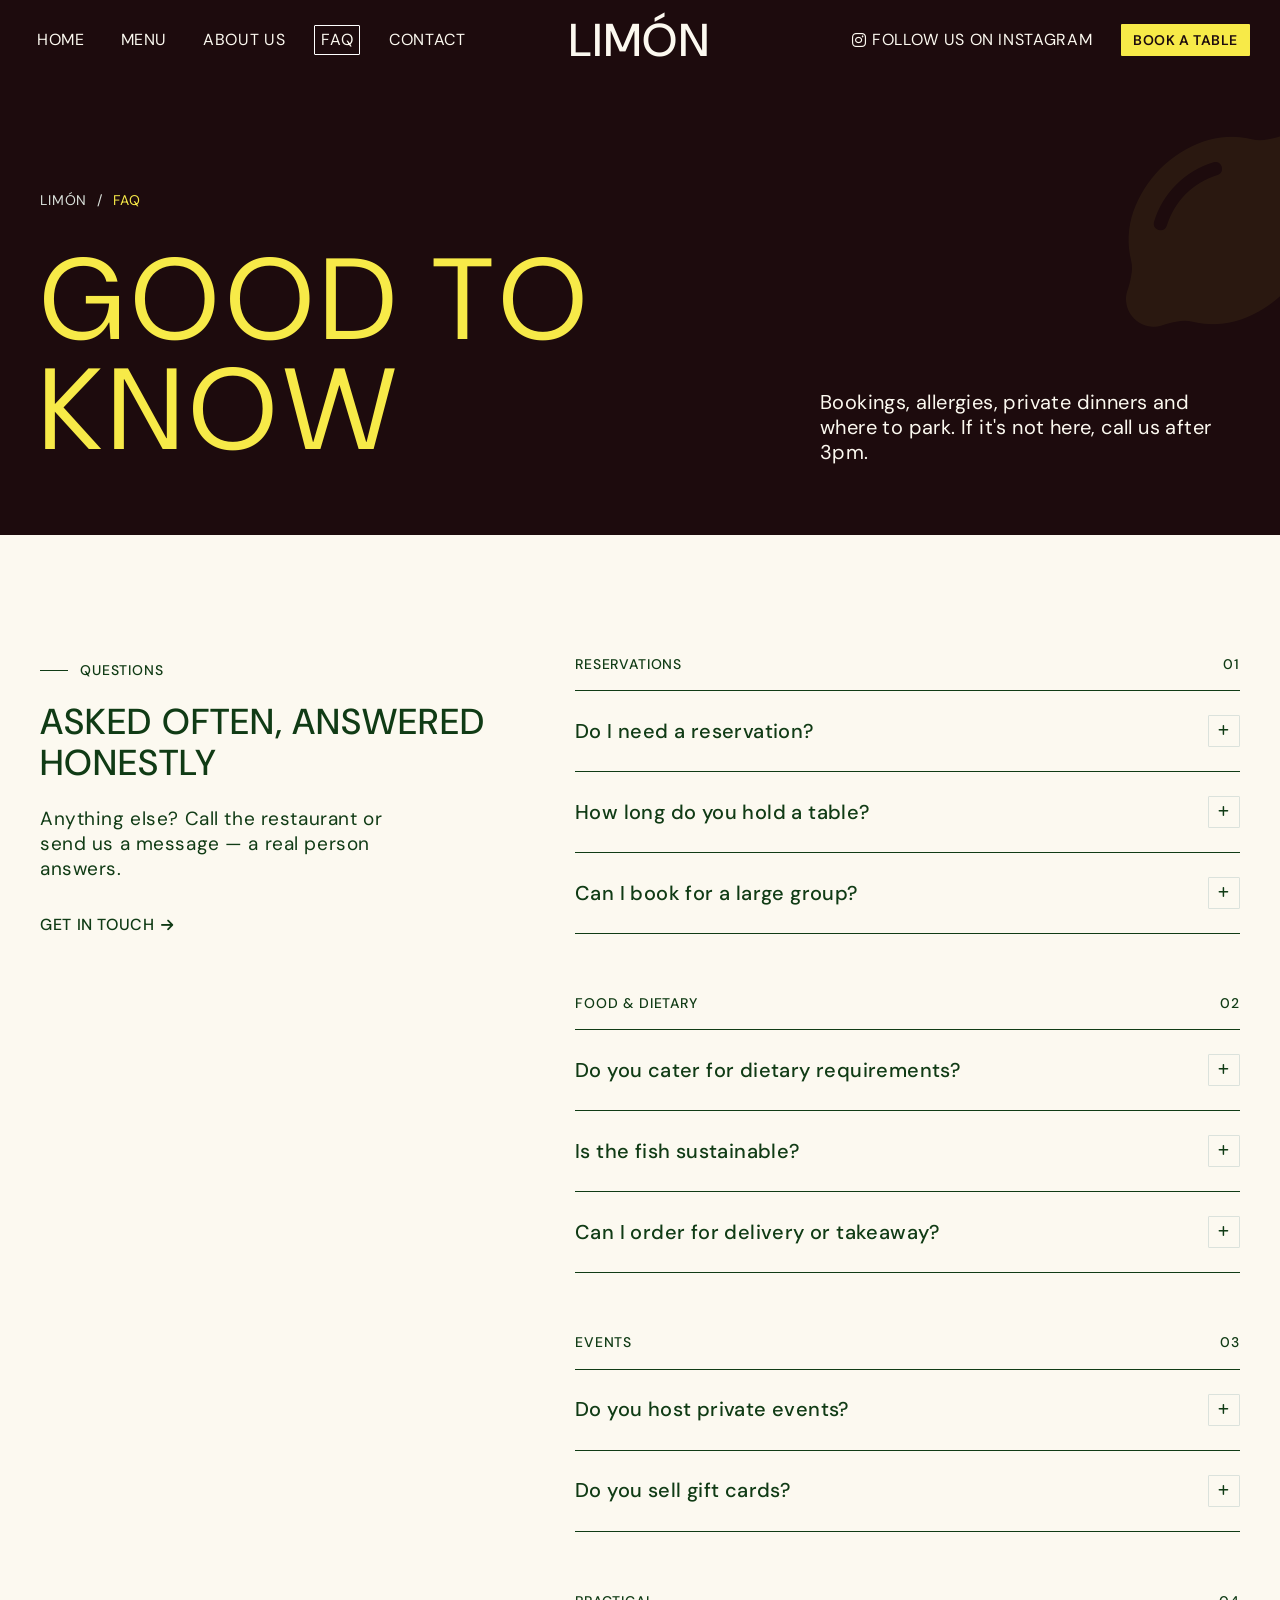
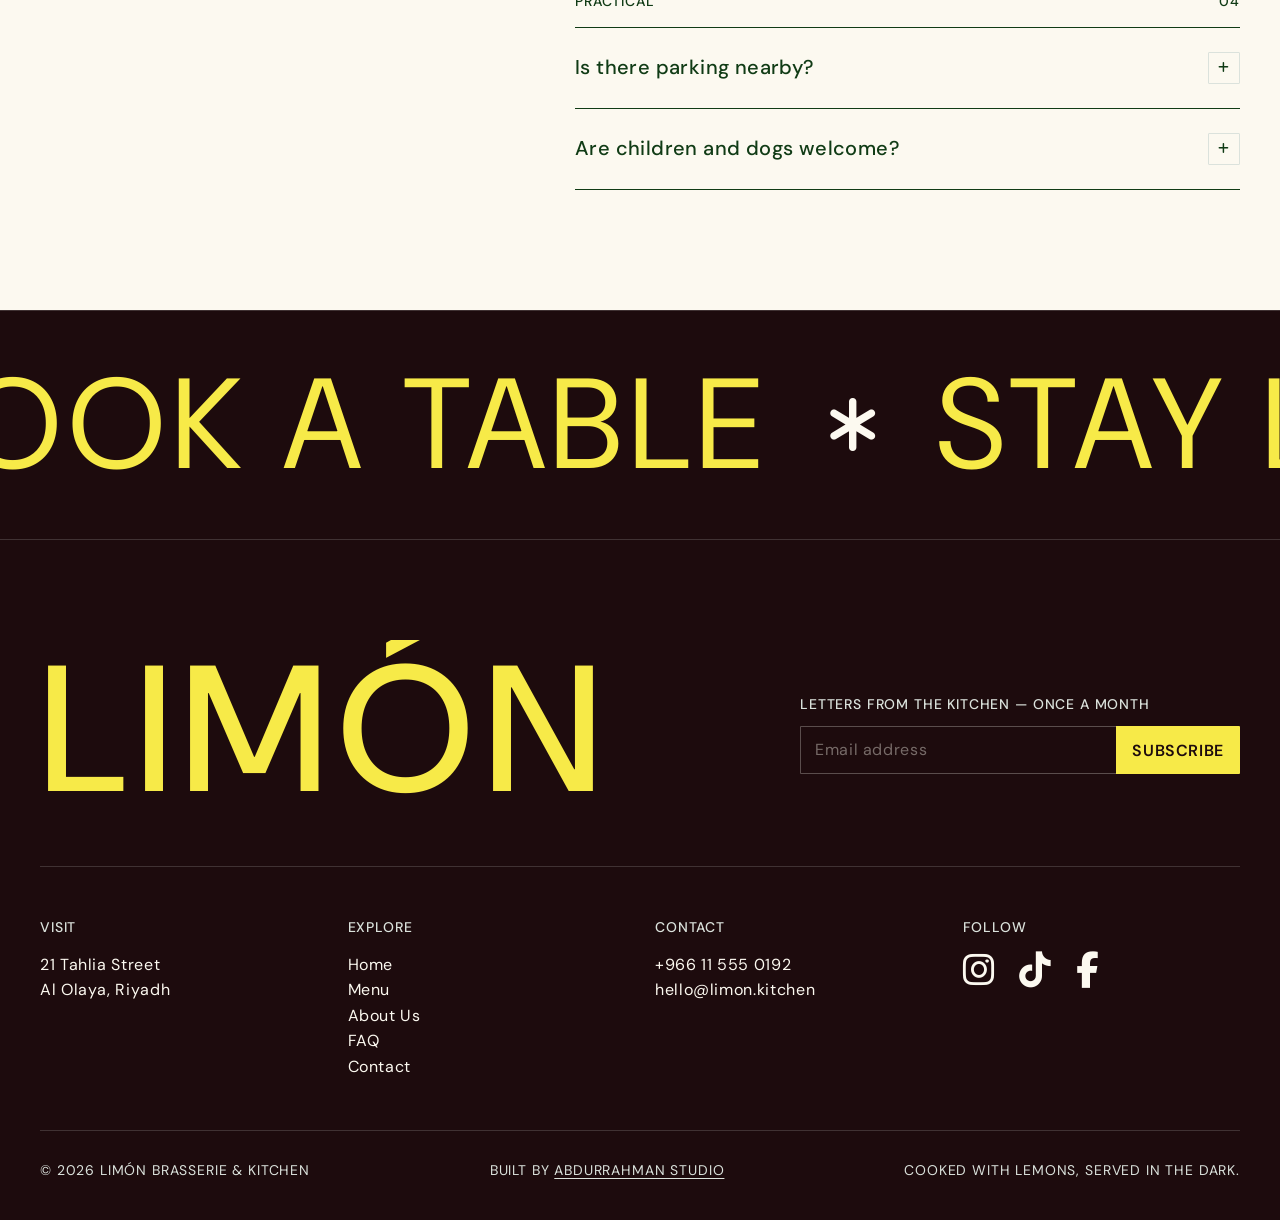
<file: faq.html>
<!DOCTYPE html>
<html lang="en">
<head>
  <meta charset="UTF-8" />
  <meta name="viewport" content="width=device-width, initial-scale=1.0" />
  <title>FAQ — Limón</title>
  <meta name="description" content="Reservations, dietary needs, private events and practical info for visiting Limón." />
  <link rel="icon" href="favicon.ico" sizes="48x48" />
  <link rel="icon" href="favicon.svg" type="image/svg+xml" />
  <link rel="apple-touch-icon" href="apple-touch-icon.png" />
  <meta name="theme-color" content="#1d0b0d" />
  <link rel="preconnect" href="https://fonts.googleapis.com" />
  <link rel="preconnect" href="https://fonts.gstatic.com" crossorigin />
  <link href="https://fonts.googleapis.com/css2?family=DM+Sans:opsz,wght@9..40,300;9..40,400;9..40,500;9..40,600;9..40,700&display=swap" rel="stylesheet" />
  <link rel="stylesheet" href="https://cdnjs.cloudflare.com/ajax/libs/font-awesome/6.5.1/css/all.min.css" />
  <link rel="stylesheet" href="css/style.css?v=3" />
</head>
<body class="page-faq">

  <!-- Page transition curtain -->
  <div class="curtain" aria-hidden="true">
    <div class="curtain__panel curtain__panel--lemon"></div>
    <div class="curtain__panel"><span class="curtain__logo">LIMÓN</span></div>
  </div>

  <!-- ============ TOP NAVIGATION ============ -->
  <header class="nav" id="nav">
    <div class="nav__inner">
      <nav class="nav__group nav__group--left" aria-label="Primary">
        <a href="index.html" class="nav__link">Home</a>
        <a href="menu.html" class="nav__link">Menu</a>
        <a href="about.html" class="nav__link">About Us</a>
        <a href="faq.html" class="nav__link is-active">FAQ</a>
        <a href="contact.html" class="nav__link">Contact</a>
      </nav>

      <a href="index.html" class="nav__logo">LIMÓN</a>

      <div class="nav__group nav__group--right">
        <a href="https://instagram.com" target="_blank" rel="noopener" class="nav__link nav__link--ig">
          <i class="fa-brands fa-instagram"></i> Follow us on Instagram
        </a>
        <a href="contact.html" class="btn btn--lemon btn--sm">Book a table</a>
      </div>

      <button class="nav__toggle" id="navToggle" aria-label="Open menu" aria-expanded="false">
        <span></span><span></span>
      </button>
    </div>
    <div class="nav__progress" aria-hidden="true"></div>

    <!-- Mobile drawer -->
    <div class="drawer" id="drawer" aria-hidden="true">
      <a href="index.html" class="drawer__link">Home <small>01</small></a>
      <a href="menu.html" class="drawer__link">Menu <small>02</small></a>
      <a href="about.html" class="drawer__link">About Us <small>03</small></a>
      <a href="faq.html" class="drawer__link is-active">FAQ <small>04</small></a>
      <a href="contact.html" class="drawer__link">Contact <small>05</small></a>
      <a href="contact.html" class="btn btn--lemon drawer__cta">Book a table</a>
      <a href="https://instagram.com" target="_blank" rel="noopener" class="drawer__ig">
        <i class="fa-brands fa-instagram"></i> Follow us on Instagram
      </a>
    </div>
  </header>

  <main>
    <!-- ============ PAGE HERO ============ -->
    <section class="page-hero">
      <i class="fa-solid fa-lemon page-hero__deco" aria-hidden="true"></i>
      <div class="container">
        <nav class="page-hero__crumb reveal" aria-label="Breadcrumb"><a href="index.html">Limón</a><span>/</span><span>FAQ</span></nav>
        <div class="page-hero__row">
          <h1 class="page-hero__title" data-split="chars" data-delay="200">Good to know</h1>
          <p class="page-hero__sub reveal">Bookings, allergies, private dinners and where to park. If it's not here, call us after 3pm.</p>
        </div>
      </div>
    </section>

    <!-- ============ FAQ ============ -->
    <section class="section section--cream">
      <div class="container faq">
        <div class="faq__head">
          <p class="eyebrow eyebrow--dark reveal">Questions</p>
          <h2 class="heading" data-split="words">Asked often, answered honestly</h2>
          <p class="body reveal">Anything else? Call the restaurant or send us a message — a real person answers.</p>
          <div style="margin-top:32px" class="reveal"><a href="contact.html" class="link-ghost">Get in touch <i class="fa-solid fa-arrow-right"></i></a></div>
        </div>
        <div>
          <div class="faq__group">
            <p class="faq__group-title reveal"><span>Reservations</span><span>01</span></p>
            <div class="faq__list">
              <div class="faq__item reveal"><button class="faq__q" aria-expanded="false"><span>Do I need a reservation?</span><i class="fa-solid fa-plus"></i></button><div class="faq__a"><p>We keep half the room for walk-ins every night. For groups of four or more, or Friday and Saturday evenings, booking ahead is a good idea.</p></div></div>
              <div class="faq__item reveal"><button class="faq__q" aria-expanded="false"><span>How long do you hold a table?</span><i class="fa-solid fa-plus"></i></button><div class="faq__a"><p>We hold tables for 15 minutes. Running late? Give us a call and we'll do our best to keep it for you.</p></div></div>
              <div class="faq__item reveal"><button class="faq__q" aria-expanded="false"><span>Can I book for a large group?</span><i class="fa-solid fa-plus"></i></button><div class="faq__a"><p>Tables of up to 10 can be booked online. For bigger groups we set a sharing menu — send us a note through the contact page.</p></div></div>
            </div>
          </div>
          <div class="faq__group">
            <p class="faq__group-title reveal"><span>Food &amp; dietary</span><span>02</span></p>
            <div class="faq__list">
              <div class="faq__item reveal"><button class="faq__q" aria-expanded="false"><span>Do you cater for dietary requirements?</span><i class="fa-solid fa-plus"></i></button><div class="faq__a"><p>Yes. Most of the menu can be made vegetarian, vegan or gluten-free. Let your server know about any allergies and the kitchen will look after you.</p></div></div>
              <div class="faq__item reveal"><button class="faq__q" aria-expanded="false"><span>Is the fish sustainable?</span><i class="fa-solid fa-plus"></i></button><div class="faq__a"><p>We buy line-caught fish from two local boats and change the menu when they can't bring us what we need.</p></div></div>
              <div class="faq__item reveal"><button class="faq__q" aria-expanded="false"><span>Can I order for delivery or takeaway?</span><i class="fa-solid fa-plus"></i></button><div class="faq__a"><p>Takeaway is available from 17:00 until 23:00. Order at the counter, by phone, or through our delivery partners.</p></div></div>
            </div>
          </div>
          <div class="faq__group">
            <p class="faq__group-title reveal"><span>Events</span><span>03</span></p>
            <div class="faq__list">
              <div class="faq__item reveal"><button class="faq__q" aria-expanded="false"><span>Do you host private events?</span><i class="fa-solid fa-plus"></i></button><div class="faq__a"><p>The whole room can be booked for up to 42 guests, Sunday to Thursday. Send us your date and headcount and we'll build a menu with you.</p></div></div>
              <div class="faq__item reveal"><button class="faq__q" aria-expanded="false"><span>Do you sell gift cards?</span><i class="fa-solid fa-plus"></i></button><div class="faq__a"><p>Yes — in any amount, at the restaurant or by email. They never expire.</p></div></div>
            </div>
          </div>
          <div class="faq__group">
            <p class="faq__group-title reveal"><span>Practical</span><span>04</span></p>
            <div class="faq__list">
              <div class="faq__item reveal"><button class="faq__q" aria-expanded="false"><span>Is there parking nearby?</span><i class="fa-solid fa-plus"></i></button><div class="faq__a"><p>Valet parking is available at the door every evening, and there's a public car park two minutes' walk away.</p></div></div>
              <div class="faq__item reveal"><button class="faq__q" aria-expanded="false"><span>Are children and dogs welcome?</span><i class="fa-solid fa-plus"></i></button><div class="faq__a"><p>Both, before 20:00. We have high chairs, and water bowls for well-behaved dogs on the terrace.</p></div></div>
            </div>
          </div>
        </div>
      </div>
    </section>

    <!-- ============ CTA BAND ============ -->
    <a href="contact.html" class="cta-band" data-marquee="-1" data-speed="1.2" data-cursor="Book">
      <div class="marquee__track">
        <div class="marquee__group">
          <span>Book a table</span><i class="fa-solid fa-asterisk"></i>
          <span>Stay late</span><i class="fa-solid fa-asterisk"></i>
        </div>
      </div>
    </a>

  </main>

  <!-- ============ FOOTER ============ -->
  <footer class="footer">
    <div class="container">
      <div class="footer__top">
        <a href="index.html" class="footer__logo">LIMÓN</a>
        <form class="newsletter reveal" id="newsletter" novalidate>
          <label for="nlEmail" class="caption">Letters from the kitchen — once a month</label>
          <div class="newsletter__row">
            <input type="email" id="nlEmail" placeholder="Email address" required />
            <button type="submit" class="btn btn--lemon">Subscribe</button>
          </div>
          <p class="form__msg" id="nlMsg" role="status" aria-live="polite"></p>
        </form>
      </div>

      <div class="footer__cols">
        <div class="reveal">
          <span class="caption">Visit</span>
          <p>21 Tahlia Street<br />Al Olaya, Riyadh</p>
        </div>
        <div class="reveal">
          <span class="caption">Explore</span>
          <ul>
            <li><a href="index.html">Home</a></li>
            <li><a href="menu.html">Menu</a></li>
            <li><a href="about.html">About Us</a></li>
            <li><a href="faq.html">FAQ</a></li>
            <li><a href="contact.html">Contact</a></li>
          </ul>
        </div>
        <div class="reveal">
          <span class="caption">Contact</span>
          <p><a href="tel:+966115550192">+966 11 555 0192</a><br /><a href="mailto:hello@limon.kitchen">hello@limon.kitchen</a></p>
        </div>
        <div class="reveal">
          <span class="caption">Follow</span>
          <div class="socials">
            <a href="https://instagram.com" target="_blank" rel="noopener" aria-label="Instagram"><i class="fa-brands fa-instagram"></i></a>
            <a href="https://tiktok.com" target="_blank" rel="noopener" aria-label="TikTok"><i class="fa-brands fa-tiktok"></i></a>
            <a href="https://facebook.com" target="_blank" rel="noopener" aria-label="Facebook"><i class="fa-brands fa-facebook-f"></i></a>
          </div>
        </div>
      </div>

      <div class="footer__bottom">
        <span>© <span class="js-year">2026</span> Limón Brasserie &amp; Kitchen</span>
        <span>Built by <a href="https://wahidd.com/" style="color:inherit;text-decoration:underline;text-underline-offset:3px">Abdurrahman Studio</a></span>
        <span>Cooked with lemons, served in the dark.</span>
      </div>
    </div>
  </footer>

  <!-- Back to top -->
  <a href="#" class="to-top" id="toTop" aria-label="Back to top"><i class="fa-solid fa-chevron-up"></i></a>

  <script src="js/main.js?v=3"></script>
</body>
</html>
</file>
<file: css/style.css>
/* ==========================================================
   Limón — moody brasserie under candlelight
   ========================================================== */

:root {
  /* Colors */
  --color-black-olive: #1d0b0d;
  --color-forest-ink: #103b15;
  --color-lemon-zest: #f7ea48;
  --color-warm-cream: #fcf9f0;
  --color-sage-mist: #dbe2dc;
  --color-pure-white: #ffffff;
  --hairline-dark: rgba(219, 226, 220, 0.18);

  /* Type — VenusCom substitute */
  --font-venuscom: 'VenusCom', 'DM Sans', ui-sans-serif, system-ui, -apple-system, BlinkMacSystemFont, "Segoe UI", Roboto, sans-serif;

  /* Type scale */
  --text-caption: 14px;     --leading-caption: 1.45;     --tracking-caption: 0.84px;
  --text-body-sm: 16px;     --leading-body-sm: 1.37;     --tracking-body-sm: 0.64px;
  --text-body: 19px;        --leading-body: 1.3;         --tracking-body: 0.57px;
  --text-body-lg: 20px;     --leading-body-lg: 1.25;     --tracking-body-lg: 0.4px;
  --text-subheading: 26px;  --leading-subheading: 1.2;   --tracking-subheading: 0.52px;
  --text-heading-sm: 30px;  --leading-heading-sm: 1.15;  --tracking-heading-sm: 0.9px;
  --text-heading: 36px;     --leading-heading: 1.15;     --tracking-heading: 1.08px;
  --text-heading-lg: 46px;  --leading-heading-lg: 1.1;   --tracking-heading-lg: 1.84px;
  --text-display: 68px;     --leading-display: 1.01;     --tracking-display: 4.08px;
  --text-display-xl: 75px;  --leading-display-xl: 1;     --tracking-display-xl: 4.5px;

  /* Spacing */
  --spacing-4: 4px;
  --spacing-8: 8px;
  --spacing-12: 12px;
  --spacing-16: 16px;
  --spacing-20: 20px;
  --spacing-120: 120px;

  /* Layout */
  --page-max-width: 1200px;
  --section-gap: 60px;
  --card-padding: 30px;
  --gutter: 30px;
  --nav-h: 80px;

  /* Radius */
  --radius-cards: 0px;
  --radius-sm: 1px;
  --radius-circular: 40px;

  --ease: cubic-bezier(.2, .7, .2, 1);
  --ease-in-out: cubic-bezier(.76, 0, .24, 1);
}

/* ---------- Reset ---------- */
*, *::before, *::after { box-sizing: border-box; margin: 0; padding: 0; }
html { scroll-behavior: smooth; scroll-padding-top: var(--nav-h); -webkit-text-size-adjust: 100%; }
body {
  font-family: var(--font-venuscom);
  font-size: var(--text-body-sm);
  line-height: var(--leading-body-sm);
  letter-spacing: var(--tracking-body-sm);
  color: var(--color-warm-cream);
  background: var(--color-black-olive);
  -webkit-font-smoothing: antialiased;
  overflow-x: hidden;
}
img { display: block; max-width: 100%; }
a { color: inherit; text-decoration: none; }
button { font: inherit; letter-spacing: inherit; color: inherit; background: none; border: 0; cursor: pointer; }
ul { list-style: none; }
::selection { background: var(--color-lemon-zest); color: var(--color-black-olive); }

.container {
  width: 100%;
  max-width: calc(var(--page-max-width) + var(--gutter) * 2);
  margin: 0 auto;
  padding: 0 var(--gutter);
}

/* ==========================================================
   PAGE TRANSITION CURTAIN
   ========================================================== */
.curtain { position: fixed; inset: 0; z-index: 300; pointer-events: none; }
.curtain__panel {
  position: absolute;
  inset: 0;
  background: var(--color-black-olive);
  display: grid;
  place-items: center;
  animation: curtainUp .95s var(--ease-in-out) .2s both;
}
.curtain__panel--lemon { background: var(--color-lemon-zest); animation-delay: .32s; }
.curtain__logo {
  font-size: var(--text-heading-lg);
  font-weight: 500;
  letter-spacing: 0.3em;
  padding-left: 0.3em;
  color: var(--color-lemon-zest);
  animation: curtainLogo .6s var(--ease) both;
}
@keyframes curtainUp { from { transform: translateY(0); } to { transform: translateY(-100%); } }
@keyframes curtainIn { from { transform: translateY(100%); } to { transform: translateY(0); } }
@keyframes curtainLogo { from { opacity: 0; letter-spacing: 0.6em; } to { opacity: 1; letter-spacing: 0.3em; } }

.curtain.is-leaving { pointer-events: all; }
.curtain.is-leaving .curtain__panel--lemon { animation: curtainIn .55s var(--ease-in-out) 0s both; }
.curtain.is-leaving .curtain__panel:not(.curtain__panel--lemon) { animation: curtainIn .6s var(--ease-in-out) .12s both; }
.curtain.is-leaving .curtain__logo { animation: curtainLogo .5s var(--ease) .4s both; }

/* ==========================================================
   CUSTOM CURSOR + HOVER PREVIEW
   ========================================================== */
.cursor {
  position: fixed;
  top: 0; left: 0;
  z-index: 250;
  width: 10px; height: 10px;
  margin: -5px 0 0 -5px;
  border-radius: 50%;
  background: var(--color-pure-white);
  mix-blend-mode: difference;
  pointer-events: none;
  display: grid;
  place-items: center;
  opacity: 0;
  transition: width .35s var(--ease), height .35s var(--ease), margin .35s var(--ease), opacity .3s;
}
.cursor.is-visible { opacity: 1; }
.cursor.is-link { width: 44px; height: 44px; margin: -22px 0 0 -22px; }
.cursor.has-label { width: 92px; height: 92px; margin: -46px 0 0 -46px; }
.cursor__label {
  font-size: 12px;
  font-weight: 600;
  letter-spacing: 0.08em;
  text-transform: uppercase;
  color: var(--color-black-olive);
  opacity: 0;
  transform: scale(.6);
  transition: opacity .25s, transform .35s var(--ease);
}
.cursor.has-label .cursor__label { opacity: 1; transform: none; }
@media (hover: none), (pointer: coarse) { .cursor { display: none; } }

.hover-preview {
  position: fixed;
  top: 0; left: 0;
  z-index: 60;
  width: 260px;
  aspect-ratio: 4 / 5;
  margin: -170px 0 0 -130px;
  overflow: hidden;
  pointer-events: none;
  opacity: 0;
  transition: opacity .3s;
}
.hover-preview.is-visible { opacity: 1; }
.hover-preview img {
  position: absolute; inset: 0;
  width: 100%; height: 100%;
  object-fit: cover;
  opacity: 0;
  transform: scale(1.15);
  transition: opacity .35s, transform .6s var(--ease);
}
.hover-preview img.is-active { opacity: 1; transform: none; }

/* ---------- Typography ---------- */
.caption {
  display: block;
  font-size: var(--text-caption);
  line-height: var(--leading-caption);
  letter-spacing: var(--tracking-caption);
  text-transform: uppercase;
  font-weight: 500;
  color: var(--color-sage-mist);
}
.eyebrow {
  display: inline-flex;
  align-items: center;
  gap: 12px;
  font-size: var(--text-caption);
  line-height: var(--leading-caption);
  letter-spacing: var(--tracking-caption);
  text-transform: uppercase;
  font-weight: 500;
  color: var(--color-lemon-zest);
  margin-bottom: var(--spacing-20);
}
.eyebrow::before {
  content: '';
  width: 28px; height: 1px;
  background: currentColor;
  transform-origin: left;
  transform: scaleX(0);
  transition: transform .9s var(--ease) .3s;
}
.eyebrow.is-in::before, .is-in .eyebrow::before { transform: scaleX(1); }
.eyebrow--dark { color: var(--color-forest-ink); }

.heading-sm {
  font-size: var(--text-heading-sm);
  line-height: var(--leading-heading-sm);
  letter-spacing: var(--tracking-heading-sm);
  font-weight: 500;
  text-transform: uppercase;
}
.heading {
  font-size: var(--text-heading);
  line-height: var(--leading-heading);
  letter-spacing: var(--tracking-heading);
  font-weight: 500;
  text-transform: uppercase;
  color: var(--color-forest-ink);
  margin-bottom: 24px;
}
.heading--cream { color: var(--color-warm-cream); }
.heading-lg {
  font-size: var(--text-heading-lg);
  line-height: var(--leading-heading-lg);
  letter-spacing: var(--tracking-heading-lg);
  font-weight: 400;
  text-transform: uppercase;
  color: var(--color-lemon-zest);
  margin-bottom: 40px;
}
.body {
  font-size: var(--text-body);
  line-height: var(--leading-body);
  letter-spacing: var(--tracking-body);
  font-weight: 400;
  color: var(--color-forest-ink);
  max-width: 640px;
}
.body + .body { margin-top: 16px; }
.body--cream { color: var(--color-warm-cream); }

/* ---------- Buttons & links ---------- */
.btn {
  position: relative;
  display: inline-flex;
  align-items: center;
  justify-content: center;
  gap: 8px;
  padding: 12px 16px;
  border-radius: var(--radius-sm);
  font-size: var(--text-body-sm);
  font-weight: 600;
  letter-spacing: 0.04em;
  line-height: 1.2;
  text-transform: uppercase;
  white-space: nowrap;
  overflow: hidden;
  isolation: isolate;
  transition: color .35s var(--ease), transform .4s var(--ease);
}
.btn--lemon { background: var(--color-lemon-zest); color: var(--color-black-olive); }
/* cream wipe fills from below on hover */
.btn--lemon::before {
  content: '';
  position: absolute; inset: 0;
  z-index: -1;
  background: var(--color-warm-cream);
  transform: translateY(101%);
  transition: transform .45s var(--ease);
}
.btn--lemon:hover::before { transform: none; }
.btn__text { display: inline-block; position: relative; overflow: hidden; }
.btn__text span { display: block; transition: transform .45s var(--ease); }
.btn__text span + span { position: absolute; top: 100%; left: 0; }
.btn:hover .btn__text span { transform: translateY(-100%); }
.btn--sm { padding: 8px 12px; font-size: var(--text-caption); }

.link-ghost {
  position: relative;
  display: inline-flex;
  align-items: center;
  gap: 6px;
  font-size: var(--text-body-sm);
  font-weight: 500;
  letter-spacing: 0.04em;
  text-transform: uppercase;
  color: var(--color-forest-ink);
  padding-bottom: 3px;
}
.link-ghost::after {
  content: '';
  position: absolute;
  left: 0; right: 0; bottom: 0;
  height: 1px;
  background: currentColor;
  transform: scaleX(0);
  transform-origin: right;
  transition: transform .5s var(--ease);
}
.link-ghost:hover::after { transform: scaleX(1); transform-origin: left; }
.link-ghost i { font-size: 14px; transition: transform .35s var(--ease); }
.link-ghost:hover i { transform: translateX(5px); }
.link-ghost--cream { color: var(--color-warm-cream); }
.link-ghost--lemon { color: var(--color-lemon-zest); }

/* ==========================================================
   NAVIGATION
   ========================================================== */
.nav {
  position: sticky;
  top: 0;
  z-index: 100;
  background: var(--color-black-olive);
  border-bottom: 1px solid transparent;
  transition: border-color .3s, transform .5s var(--ease);
}
.nav.is-scrolled { border-bottom-color: var(--hairline-dark); }
.nav.is-hidden { transform: translateY(-100%); }
.nav__progress {
  position: absolute;
  left: 0; bottom: -1px;
  width: 100%; height: 2px;
  background: var(--color-lemon-zest);
  transform-origin: left;
  transform: scaleX(0);
}
.nav__inner {
  display: grid;
  grid-template-columns: 1fr auto 1fr;
  align-items: center;
  height: var(--nav-h);
  padding: 0 var(--gutter);
  max-width: 1440px;
  margin: 0 auto;
}
.nav__group { display: flex; align-items: center; gap: 22px; }
.nav__group--right { justify-content: flex-end; }
.nav__link {
  position: relative;
  font-size: var(--text-body-sm);
  font-weight: 400;
  letter-spacing: 0.04em;
  text-transform: uppercase;
  color: var(--color-warm-cream);
  padding: 3px 6px;
  border: 1px solid transparent;
  border-radius: var(--radius-sm);
  transition: border-color .3s, color .2s;
  white-space: nowrap;
  overflow: hidden;
}
.nav__link span { display: block; transition: transform .45s var(--ease); }
.nav__link span + span { position: absolute; left: 6px; top: calc(100% + 3px); color: var(--color-lemon-zest); }
.nav__link:hover span { transform: translateY(calc(-100% - 3px)); }
.nav__link.is-active { border-color: var(--color-pure-white); }
.nav__link--ig { display: inline-flex; gap: 6px; align-items: center; }
.nav__link--ig:hover { color: var(--color-lemon-zest); }
.nav__logo {
  display: flex;
  font-size: var(--text-heading-lg);
  font-weight: 500;
  letter-spacing: var(--tracking-heading-lg);
  line-height: 1;
  color: var(--color-warm-cream);
  padding: 0 32px;
}
.nav__logo span { display: inline-block; transition: transform .45s var(--ease), color .3s; }
.nav__logo:hover span { color: var(--color-lemon-zest); transform: translateY(-4px); }
.nav__logo:hover span:nth-child(2) { transition-delay: .04s; }
.nav__logo:hover span:nth-child(3) { transition-delay: .08s; }
.nav__logo:hover span:nth-child(4) { transition-delay: .12s; }
.nav__logo:hover span:nth-child(5) { transition-delay: .16s; }

.nav__toggle {
  display: none;
  width: 40px; height: 40px;
  position: relative;
  justify-self: end;
}
.nav__toggle span {
  position: absolute;
  left: 8px; right: 8px;
  height: 1px;
  background: var(--color-warm-cream);
  transition: transform .4s var(--ease), top .4s var(--ease), right .4s var(--ease);
}
.nav__toggle span:first-child { top: 15px; }
.nav__toggle span:last-child { top: 24px; right: 14px; }
.nav__toggle:hover span:last-child { right: 8px; }
.nav__toggle[aria-expanded="true"] span:first-child { top: 20px; transform: rotate(45deg); }
.nav__toggle[aria-expanded="true"] span:last-child { top: 20px; right: 8px; transform: rotate(-45deg); }

.drawer {
  position: fixed;
  top: var(--nav-h); left: 0; right: 0;
  height: calc(100vh - var(--nav-h));
  height: calc(100dvh - var(--nav-h));
  display: flex;
  flex-direction: column;
  padding: 16px var(--gutter) 40px;
  background: var(--color-black-olive);
  border-top: 1px solid var(--hairline-dark);
  clip-path: inset(0 0 100% 0);
  visibility: hidden;
  transition: clip-path .7s var(--ease-in-out), visibility 0s .7s;
  overflow-y: auto;
}
.nav.is-open .drawer { clip-path: inset(0 0 0 0); visibility: visible; transition: clip-path .7s var(--ease-in-out); }
.drawer > * { opacity: 0; transform: translateY(30px); transition: opacity .5s, transform .6s var(--ease); }
.nav.is-open .drawer > * { opacity: 1; transform: none; }
.nav.is-open .drawer > *:nth-child(1) { transition-delay: .2s; }
.nav.is-open .drawer > *:nth-child(2) { transition-delay: .26s; }
.nav.is-open .drawer > *:nth-child(3) { transition-delay: .32s; }
.nav.is-open .drawer > *:nth-child(4) { transition-delay: .38s; }
.nav.is-open .drawer > *:nth-child(5) { transition-delay: .44s; }
.nav.is-open .drawer > *:nth-child(6) { transition-delay: .5s; }
.nav.is-open .drawer > *:nth-child(7) { transition-delay: .56s; }
.drawer__link {
  display: flex;
  justify-content: space-between;
  align-items: center;
  font-size: var(--text-heading);
  letter-spacing: var(--tracking-heading);
  text-transform: uppercase;
  padding: 16px 0;
  border-bottom: 1px solid var(--hairline-dark);
}
.drawer__link small { font-size: var(--text-caption); color: var(--color-sage-mist); letter-spacing: var(--tracking-caption); }
.drawer__link.is-active { color: var(--color-lemon-zest); }
.drawer__cta { margin-top: 28px; align-self: flex-start; }
.drawer__ig {
  margin-top: 20px;
  font-size: var(--text-caption);
  letter-spacing: var(--tracking-caption);
  text-transform: uppercase;
  color: var(--color-sage-mist);
}

/* ==========================================================
   HERO (home)
   ========================================================== */
.hero {
  position: relative;
  min-height: calc(100vh - var(--nav-h));
  min-height: calc(100svh - var(--nav-h));
  display: flex;
  flex-direction: column;
  justify-content: space-between;
  background: var(--color-black-olive);
  overflow: hidden;
}
.hero__media {
  position: absolute;
  top: 0; right: 0; bottom: 96px;
  width: 60%;
  overflow: hidden;
  clip-path: inset(0 0 0 100%);
  animation: wipeLeft 1.4s var(--ease-in-out) .9s forwards;
}
@keyframes wipeLeft { to { clip-path: inset(0 0 0 0); } }
.hero__slides { position: absolute; inset: -8% 0; }
.hero__slide {
  position: absolute; inset: 0;
  opacity: 0;
  transition: opacity 1.4s ease;
}
.hero__slide img { width: 100%; height: 100%; object-fit: cover; }
.hero__slide.is-active { opacity: 1; }
.hero__slide.is-active img { animation: kenburns 7s linear both; }
@keyframes kenburns { from { transform: scale(1.14) translateX(1.5%); } to { transform: scale(1.02) translateX(0); } }

.hero__counter {
  position: absolute;
  right: 24px; bottom: 20px;
  z-index: 2;
  display: flex;
  align-items: center;
  gap: 12px;
  font-size: var(--text-caption);
  letter-spacing: var(--tracking-caption);
  color: var(--color-warm-cream);
  background: var(--color-black-olive);
  padding: 8px 12px;
}
.hero__bar { width: 60px; height: 1px; background: var(--hairline-dark); position: relative; overflow: hidden; }
.hero__bar i { position: absolute; inset: 0; background: var(--color-lemon-zest); transform-origin: left; transform: scaleX(0); }
.hero__bar i.is-running { animation: barFill 6s linear forwards; }
@keyframes barFill { to { transform: scaleX(1); } }

.hero__content {
  position: relative;
  z-index: 2;
  padding-top: 120px;
  padding-bottom: 60px;
}
.hero__title {
  display: flex;
  flex-direction: column;
  gap: 20px;
  font-size: var(--text-display-xl);
  line-height: var(--leading-display-xl);
  letter-spacing: var(--tracking-display-xl);
  font-weight: 400;
  text-transform: uppercase;
  color: var(--color-lemon-zest);
  margin-bottom: 28px;
}
.hero__title > span:last-child { padding-left: 1.4em; }
.hero__sub {
  font-size: var(--text-body-lg);
  line-height: var(--leading-body-lg);
  letter-spacing: var(--tracking-body-lg);
  color: var(--color-warm-cream);
  max-width: 420px;
  margin-bottom: 36px;
}
.hero__actions { display: flex; align-items: center; gap: 28px; flex-wrap: wrap; }

.hero__info {
  position: relative;
  z-index: 2;
  display: grid;
  grid-template-columns: repeat(3, 1fr);
  height: 96px;
  align-items: center;
}
.hero__info::before {
  content: '';
  position: absolute; top: 0; left: var(--gutter); right: var(--gutter);
  height: 1px; background: var(--hairline-dark);
  transform-origin: left; transform: scaleX(0);
  animation: lineGrow 1.4s var(--ease) 1.2s forwards;
}
@keyframes lineGrow { to { transform: scaleX(1); } }
.hero__info-item { display: flex; flex-direction: column; gap: 4px; font-size: var(--text-body-sm); }
.hero__info-item + .hero__info-item { padding-left: 30px; border-left: 1px solid var(--hairline-dark); }
.hero__info-item a:hover { color: var(--color-lemon-zest); }

/* Rotating badge */
.badge {
  position: absolute;
  z-index: 3;
  left: 40%;
  bottom: 60px;
  width: 150px; height: 150px;
  margin-left: -75px;
  opacity: 0;
  transform: scale(.4) rotate(-90deg);
  animation: badgeIn 1.2s var(--ease) 1.7s forwards;
}
@keyframes badgeIn { to { opacity: 1; transform: none; } }
.badge__ring { width: 100%; height: 100%; will-change: transform; }
.badge__ring circle { fill: var(--color-black-olive); }
.badge__ring text {
  fill: var(--color-lemon-zest);
  font-family: var(--font-venuscom);
  font-size: 13.5px;
  font-weight: 500;
  letter-spacing: 3.2px;
  text-transform: uppercase;
}
.badge__icon {
  position: absolute;
  inset: 0;
  display: grid;
  place-items: center;
  font-size: 30px;
  color: var(--color-lemon-zest);
  animation: bob 3s ease-in-out infinite;
}
@keyframes bob { 50% { transform: translateY(-6px) rotate(-12deg); } }

/* ==========================================================
   PAGE HERO (inner pages)
   ========================================================== */
.page-hero {
  position: relative;
  padding: 110px 0 70px;
  background: var(--color-black-olive);
  overflow: hidden;
}
.page-hero__crumb {
  display: flex;
  gap: 10px;
  font-size: var(--text-caption);
  letter-spacing: var(--tracking-caption);
  text-transform: uppercase;
  color: var(--color-sage-mist);
  margin-bottom: 36px;
}
.page-hero__crumb a:hover { color: var(--color-lemon-zest); }
.page-hero__crumb span:last-child { color: var(--color-lemon-zest); }
.page-hero__row {
  display: grid;
  grid-template-columns: 1.3fr 1fr;
  gap: 40px;
  align-items: end;
}
.page-hero__title {
  font-size: clamp(var(--text-heading-lg), 9vw, 128px);
  line-height: .95;
  letter-spacing: 0.06em;
  font-weight: 400;
  text-transform: uppercase;
  color: var(--color-lemon-zest);
}
.page-hero__sub {
  font-size: var(--text-body-lg);
  line-height: var(--leading-body-lg);
  letter-spacing: var(--tracking-body-lg);
  color: var(--color-warm-cream);
  max-width: 420px;
  justify-self: end;
}
.page-hero__deco {
  position: absolute;
  right: -40px; top: 40px;
  font-size: 220px;
  color: var(--color-lemon-zest);
  opacity: .06;
  animation: spin 40s linear infinite;
  pointer-events: none;
}
@keyframes spin { to { transform: rotate(360deg); } }

.banner {
  height: 70vh;
  min-height: 420px;
  overflow: hidden;
  position: relative;
}
.banner img { width: 100%; height: 100%; object-fit: cover; transform: scale(1.2); will-change: transform; }

/* ==========================================================
   MARQUEES
   ========================================================== */
.marquee {
  overflow: hidden;
  background: var(--color-black-olive);
  border-top: 1px solid var(--hairline-dark);
  border-bottom: 1px solid var(--hairline-dark);
  padding: 22px 0;
}
.marquee__track {
  display: flex;
  align-items: center;
  width: max-content;
  will-change: transform;
}
.marquee__group { display: flex; align-items: center; gap: 40px; padding-right: 40px; }
.marquee__group span {
  font-size: var(--text-heading-sm);
  letter-spacing: var(--tracking-heading-sm);
  text-transform: uppercase;
  color: var(--color-warm-cream);
  white-space: nowrap;
}
.marquee__group i { color: var(--color-lemon-zest); font-size: 18px; animation: spin 6s linear infinite; }
.marquee--lemon { background: var(--color-lemon-zest); border: 0; }
.marquee--lemon .marquee__group span { color: var(--color-black-olive); }
.marquee--lemon .marquee__group i { color: var(--color-black-olive); }

/* Image strip */
.strip { overflow: hidden; background: var(--color-black-olive); padding: 0 0 var(--spacing-120); }
.strip .marquee__group { gap: 20px; padding-right: 20px; align-items: flex-start; }
.strip figure { width: 340px; flex-shrink: 0; }
.strip figure:nth-child(even) { width: 260px; margin-top: 80px; }
.strip .strip__img { aspect-ratio: 4 / 5; overflow: hidden; }
.strip img { width: 100%; height: 100%; object-fit: cover; transition: transform 1s var(--ease); }
.strip figure:hover img { transform: scale(1.08); }
.strip figcaption { margin-top: 12px; }

/* Big CTA band */
.cta-band {
  display: block;
  background: var(--color-black-olive);
  border-top: 1px solid var(--hairline-dark);
  border-bottom: 1px solid var(--hairline-dark);
  padding: 50px 0;
  overflow: hidden;
}
.cta-band .marquee__group { gap: 60px; padding-right: 60px; }
.cta-band .marquee__group span {
  font-size: clamp(64px, 10vw, 150px);
  line-height: 1;
  letter-spacing: 0.06em;
  color: var(--color-lemon-zest);
  transition: color .4s;
}
.cta-band .marquee__group i { font-size: 60px; color: var(--color-warm-cream); animation-duration: 10s; }
.cta-band:hover .marquee__group span { color: var(--color-warm-cream); }
.cta-band:hover .marquee__group i { color: var(--color-lemon-zest); }

/* ==========================================================
   SECTIONS
   ========================================================== */
.section { padding: var(--spacing-120) 0; position: relative; }
.section--cream { background: var(--color-warm-cream); color: var(--color-forest-ink); }
.section--dark { background: var(--color-black-olive); color: var(--color-warm-cream); }
.section--forest { background: var(--color-forest-ink); color: var(--color-warm-cream); }

.section-head { margin-bottom: 48px; }
.section-head--split {
  display: grid;
  grid-template-columns: 1fr 1fr;
  gap: 30px;
  align-items: end;
}
.section-head--split .heading { margin-bottom: 0; }
.section-head__intro { justify-self: end; max-width: 480px; }
.section-foot { margin-top: 64px; display: flex; justify-content: center; }

/* Scroll-scrubbed statement */
.statement {
  font-size: clamp(var(--text-heading-sm), 4.2vw, 56px);
  line-height: 1.2;
  letter-spacing: 0.03em;
  font-weight: 400;
  color: var(--color-forest-ink);
  max-width: 1100px;
}
.statement .sw { opacity: .14; transition: opacity .35s ease; }
.statement .sw.is-lit { opacity: 1; }
.statement__pill {
  display: inline-block;
  width: 1.9em; height: .95em;
  vertical-align: -0.08em;
  overflow: hidden;
  margin: 0 .1em;
}
.statement__pill img { width: 100%; height: 100%; object-fit: cover; }
.statement-wrap { display: grid; grid-template-columns: 200px 1fr; gap: 30px; }

/* ---------- Menu filters ---------- */
.filters {
  display: flex;
  flex-wrap: wrap;
  gap: 8px;
  padding-bottom: 24px;
  margin-bottom: 48px;
  border-bottom: 1px solid var(--color-forest-ink);
}
.filters--sticky {
  position: sticky;
  top: 0;
  z-index: 20;
  background: var(--color-warm-cream);
  padding-top: 20px;
  transition: top .5s var(--ease);
}
body.nav-visible .filters--sticky { top: var(--nav-h); }
.filter {
  position: relative;
  font-size: var(--text-body-sm);
  font-weight: 500;
  letter-spacing: 0.04em;
  text-transform: uppercase;
  color: var(--color-forest-ink);
  padding: 6px 10px;
  border: 1px solid transparent;
  border-radius: var(--radius-sm);
  transition: border-color .3s, color .3s;
}
.filter sup { font-size: 10px; margin-left: 3px; opacity: .6; }
.filter:hover { border-color: var(--color-sage-mist); }
.filter.is-active { border-color: var(--color-forest-ink); }

/* ---------- Food cards ---------- */
.grid--3 {
  display: grid;
  grid-template-columns: repeat(3, 1fr);
  column-gap: 30px;
  row-gap: 64px;
}
.food-card { display: flex; flex-direction: column; transition: opacity .35s ease, transform .5s var(--ease); }
.food-card.is-hidden { display: none; }
.food-card.is-leaving { opacity: 0; transform: scale(.96) translateY(10px); }
.food-card.is-entering { opacity: 0; transform: translateY(30px); }
.food-card__img {
  position: relative;
  aspect-ratio: 1 / 1;
  overflow: hidden;
  border-radius: var(--radius-cards);
  background: var(--color-sage-mist);
  margin-bottom: 30px;
}
.food-card__img img {
  width: 100%; height: 100%;
  object-fit: cover;
  transition: transform 1.1s var(--ease);
}
.food-card:hover .food-card__img img { transform: scale(1.07) rotate(.6deg); }
.food-card__tag {
  position: absolute;
  top: 16px; left: 16px;
  font-size: 12px;
  font-weight: 600;
  letter-spacing: 0.08em;
  text-transform: uppercase;
  background: var(--color-black-olive);
  color: var(--color-lemon-zest);
  padding: 5px 8px;
  border-radius: var(--radius-sm);
}
.food-card__head {
  display: flex;
  justify-content: space-between;
  align-items: baseline;
  gap: 12px;
  margin-bottom: 12px;
}
.food-card__title {
  font-size: var(--text-body-lg);
  line-height: var(--leading-body-lg);
  letter-spacing: 0.04em;
  font-weight: 500;
  text-transform: uppercase;
  color: var(--color-black-olive);
}
.food-card__price { font-size: var(--text-body-lg); font-weight: 500; color: var(--color-forest-ink); white-space: nowrap; }
.food-card__desc {
  font-size: var(--text-body);
  line-height: var(--leading-body);
  letter-spacing: var(--tracking-body);
  color: var(--color-forest-ink);
  margin-bottom: 20px;
  flex: 1;
}

/* ---------- Featured dish ---------- */
.feature { padding-top: 0; }
.feature__inner {
  display: grid;
  grid-template-columns: 45% 55%;
  align-items: center;
  padding-top: var(--spacing-120);
  position: relative;
}
.feature__inner::before {
  content: '';
  position: absolute; top: 0; left: var(--gutter); right: var(--gutter);
  height: 1px; background: var(--color-sage-mist);
  transform-origin: left; transform: scaleX(0);
  transition: transform 1.4s var(--ease);
}
.feature__inner.is-in::before { transform: scaleX(1); }
.feature__text { padding-right: 60px; }
.feature__list { margin: 32px 0; border-top: 1px solid var(--color-forest-ink); }
.feature__list li {
  display: flex;
  justify-content: space-between;
  gap: 20px;
  padding: 14px 0;
  border-bottom: 1px solid var(--color-sage-mist);
  font-size: var(--text-body-sm);
  letter-spacing: var(--tracking-body-sm);
  transition: padding .4s var(--ease);
}
.feature__list li:hover { padding-left: 10px; padding-right: 10px; }
.feature__list li span:first-child { text-transform: uppercase; font-weight: 500; }
.feature__list li span:last-child { color: var(--color-forest-ink); opacity: .75; text-align: right; }
.feature__foot { display: flex; align-items: center; gap: 30px; }
.feature__price { font-size: var(--text-heading); letter-spacing: var(--tracking-heading); font-weight: 500; color: var(--color-black-olive); white-space: nowrap; }
.feature__media { aspect-ratio: 5 / 4; overflow: hidden; position: relative; }
.feature__media img { width: 100%; height: 100%; object-fit: cover; }
.feature__media .badge { left: auto; right: 24px; bottom: 24px; margin: 0; width: 120px; height: 120px; animation: none; opacity: 1; transform: none; }

/* Image reveal (curtain wipe) */
.img-reveal { clip-path: inset(100% 0 0 0); transition: clip-path 1.4s var(--ease-in-out); }
.img-reveal.is-in { clip-path: inset(0 0 0 0); }
.img-reveal > img { transform: scale(1.3); transition: transform 1.8s var(--ease); }
.img-reveal.is-in > img { transform: scale(1); }
.img-reveal--left { clip-path: inset(0 100% 0 0); }
.img-reveal--left.is-in { clip-path: inset(0 0 0 0); }
[data-parallax] { will-change: transform; transition: none !important; }

/* ---------- About teaser / About ---------- */
.about__inner {
  display: grid;
  grid-template-columns: 1fr 1fr;
  gap: 90px;
  align-items: center;
}
.about__media { aspect-ratio: 4 / 5; overflow: hidden; }
.about__media img { width: 100%; height: 118%; object-fit: cover; }
.stats {
  display: grid;
  grid-template-columns: repeat(3, 1fr);
  margin-top: 48px;
  border-top: 1px solid var(--hairline-dark);
}
.section--cream .stats { border-top-color: var(--color-forest-ink); }
.stat { padding: 24px 16px 0 0; }
.stat + .stat { padding-left: 20px; border-left: 1px solid var(--hairline-dark); }
.section--cream .stat + .stat { border-left-color: var(--color-sage-mist); }
.stat__num {
  display: block;
  font-size: var(--text-heading-lg);
  line-height: var(--leading-heading-lg);
  letter-spacing: var(--tracking-heading-lg);
  color: var(--color-lemon-zest);
  margin-bottom: 8px;
  font-variant-numeric: tabular-nums;
}
.section--cream .stat__num { color: var(--color-forest-ink); }
.section--cream .stat .caption { color: var(--color-forest-ink); }

/* Timeline */
.timeline { position: relative; padding-left: 90px; }
.timeline__track, .timeline__fill {
  position: absolute;
  left: 20px; top: 8px; bottom: 8px;
  width: 1px;
}
.timeline__track { background: var(--hairline-dark); }
.timeline__fill { background: var(--color-lemon-zest); transform-origin: top; transform: scaleY(0); }
.tl-item { position: relative; padding-bottom: 72px; display: grid; grid-template-columns: 220px 1fr; gap: 30px; }
.tl-item:last-child { padding-bottom: 0; }
.tl-item::before {
  content: '';
  position: absolute;
  left: -75px; top: 14px;
  width: 11px; height: 11px;
  background: var(--color-black-olive);
  border: 1px solid var(--color-sage-mist);
  transform: rotate(45deg) scale(.6);
  transition: background-color .5s, border-color .5s, transform .6s var(--ease);
}
.tl-item.is-in::before { background: var(--color-lemon-zest); border-color: var(--color-lemon-zest); transform: rotate(45deg) scale(1); }
.tl-item__year {
  font-size: var(--text-heading-lg);
  line-height: 1;
  letter-spacing: var(--tracking-heading-lg);
  color: var(--color-lemon-zest);
}
.tl-item h3 { font-size: var(--text-body-lg); letter-spacing: 0.04em; font-weight: 500; text-transform: uppercase; margin-bottom: 10px; }
.tl-item p { font-size: var(--text-body); line-height: var(--leading-body); letter-spacing: var(--tracking-body); color: var(--color-sage-mist); max-width: 560px; }

/* Values */
.values { display: grid; grid-template-columns: repeat(3, 1fr); border-top: 1px solid var(--color-forest-ink); }
.value { padding: 40px 30px 0 0; }
.value + .value { padding-left: 30px; border-left: 1px solid var(--color-sage-mist); }
.value__icon {
  width: 56px; height: 56px;
  display: grid; place-items: center;
  border: 1px solid var(--color-forest-ink);
  border-radius: var(--radius-sm);
  font-size: 20px;
  color: var(--color-forest-ink);
  margin-bottom: 28px;
  transition: transform .8s var(--ease);
}
.value:hover .value__icon { transform: rotate(90deg); }
.value h3 { font-size: var(--text-subheading); letter-spacing: var(--tracking-subheading); font-weight: 500; text-transform: uppercase; margin-bottom: 14px; color: var(--color-black-olive); }
.value p { font-size: var(--text-body); line-height: var(--leading-body); letter-spacing: var(--tracking-body); }

/* Gallery (parallax) */
.gallery { display: grid; grid-template-columns: 1.2fr 1fr 1fr; gap: 30px; align-items: start; }
.gallery__item { overflow: hidden; aspect-ratio: 3 / 4; }
.gallery__item:nth-child(2) { margin-top: 120px; }
.gallery__item:nth-child(3) { margin-top: 40px; }
.gallery__item img { width: 100%; height: 125%; object-fit: cover; }

/* ---------- Quotes ---------- */
.quotes { padding: 110px 0; text-align: center; overflow: hidden; }
.quotes__mark {
  font-size: 140px;
  line-height: .6;
  color: var(--color-lemon-zest);
  height: 60px;
  display: block;
  margin-bottom: 20px;
}
.quotes__slider { display: grid; }
.quote {
  grid-area: 1 / 1;
  visibility: hidden;
  transition: visibility .8s;
}
.quote.is-active { visibility: visible; }
.quote blockquote {
  font-size: var(--text-heading);
  line-height: 1.3;
  letter-spacing: var(--tracking-heading);
  font-weight: 400;
  color: var(--color-warm-cream);
  max-width: 920px;
  margin: 0 auto 28px;
}
.quote .w__i { transition-duration: .8s; }
.quote figcaption { color: var(--color-lemon-zest); opacity: 0; transition: opacity .6s .5s; }
.quote.is-active figcaption { opacity: 1; }
.quotes__dots { display: flex; justify-content: center; gap: 12px; margin-top: 40px; }
.dot {
  position: relative;
  width: 44px; height: 14px;
}
.dot::before, .dot i {
  content: '';
  position: absolute; left: 0; right: 0; top: 6px;
  height: 2px;
  background: rgba(252, 249, 240, 0.3);
}
.dot i { background: var(--color-lemon-zest); transform-origin: left; transform: scaleX(0); }
.dot.is-active i { animation: barFill 7s linear forwards; }

/* ---------- FAQ ---------- */
.faq {
  display: grid;
  grid-template-columns: 5fr 7fr;
  gap: 60px;
}
.faq__head .body { max-width: 380px; }
.faq__head { position: sticky; top: calc(var(--nav-h) + 40px); align-self: start; }
.faq__group + .faq__group { margin-top: 60px; }
.faq__group-title {
  display: flex;
  justify-content: space-between;
  font-size: var(--text-caption);
  letter-spacing: var(--tracking-caption);
  text-transform: uppercase;
  font-weight: 500;
  color: var(--color-forest-ink);
  margin-bottom: 16px;
}
.faq__list { border-top: 1px solid var(--color-forest-ink); }
.faq__item { border-bottom: 1px solid var(--color-forest-ink); }
.faq__q {
  width: 100%;
  display: flex;
  justify-content: space-between;
  align-items: center;
  gap: 20px;
  padding: 24px 0;
  text-align: left;
  font-size: var(--text-body-lg);
  line-height: var(--leading-body-lg);
  letter-spacing: var(--tracking-body-lg);
  font-weight: 500;
  color: var(--color-forest-ink);
  transition: padding .4s var(--ease);
}
.faq__q:hover { padding-left: 10px; }
.faq__q i {
  width: 32px; height: 32px;
  display: grid; place-items: center;
  border: 1px solid var(--color-sage-mist);
  border-radius: var(--radius-sm);
  font-size: 12px; flex-shrink: 0;
  transition: transform .5s var(--ease), background-color .3s, color .3s, border-color .3s;
}
.faq__item.is-open .faq__q i { transform: rotate(135deg); background: var(--color-forest-ink); color: var(--color-warm-cream); border-color: var(--color-forest-ink); }
.faq__a {
  display: grid;
  grid-template-rows: 0fr;
  transition: grid-template-rows .5s var(--ease);
}
.faq__a > p {
  overflow: hidden;
  font-size: var(--text-body);
  line-height: var(--leading-body);
  letter-spacing: var(--tracking-body);
  color: var(--color-forest-ink);
  max-width: 600px;
  opacity: 0;
  transform: translateY(-8px);
  transition: opacity .4s, transform .5s var(--ease), padding .5s var(--ease);
}
.faq__item.is-open .faq__a { grid-template-rows: 1fr; }
.faq__item.is-open .faq__a > p { padding-bottom: 26px; opacity: 1; transform: none; transition-delay: .1s; }

/* ---------- Drinks hover list ---------- */
.drinks { border-top: 1px solid var(--hairline-dark); }
.drink {
  position: relative;
  display: grid;
  grid-template-columns: 1.2fr 1.4fr auto;
  gap: 30px;
  align-items: baseline;
  padding: 30px 0;
  border-bottom: 1px solid var(--hairline-dark);
  overflow: hidden;
}
.drink::after {
  content: '';
  position: absolute; left: 0; bottom: -1px;
  width: 100%; height: 1px;
  background: var(--color-lemon-zest);
  transform: scaleX(0);
  transform-origin: right;
  transition: transform .6s var(--ease);
}
.drink:hover::after { transform: scaleX(1); transform-origin: left; }
.drink__name {
  font-size: var(--text-heading-sm);
  letter-spacing: var(--tracking-heading-sm);
  text-transform: uppercase;
  font-weight: 400;
  transition: transform .5s var(--ease), color .3s;
}
.drink:hover .drink__name { transform: translateX(16px); color: var(--color-lemon-zest); }
.drink__notes { font-size: var(--text-body-sm); color: var(--color-sage-mist); }
.drink__price { font-size: var(--text-body-lg); font-weight: 500; white-space: nowrap; }

/* ---------- Contact ---------- */
.contact {
  display: grid;
  grid-template-columns: 5fr 7fr;
  gap: 80px;
}
.contact__block { margin-bottom: 32px; }
.contact__block .caption { margin-bottom: 8px; }
.contact__block p { font-size: var(--text-body); line-height: var(--leading-body); letter-spacing: var(--tracking-body); }
.contact__block a { transition: color .2s; }
.contact__block a:hover { color: var(--color-lemon-zest); }
.hours { max-width: 340px; }
.hours li {
  display: flex;
  justify-content: space-between;
  padding: 8px 0;
  border-bottom: 1px solid var(--hairline-dark);
  font-size: var(--text-body-sm);
  transition: color .3s, padding .4s var(--ease);
}
.hours li.is-today { color: var(--color-lemon-zest); padding-left: 8px; }

.status {
  display: inline-flex;
  align-items: center;
  gap: 12px;
  font-size: var(--text-caption);
  letter-spacing: var(--tracking-caption);
  text-transform: uppercase;
  border: 1px solid var(--hairline-dark);
  border-radius: var(--radius-sm);
  padding: 8px 12px;
  margin-bottom: 32px;
}
.status__dot { position: relative; width: 8px; height: 8px; border-radius: 50%; background: var(--color-sage-mist); }
.status.is-open .status__dot { background: var(--color-lemon-zest); }
.status.is-open .status__dot::after {
  content: '';
  position: absolute; inset: 0;
  border-radius: 50%;
  border: 1px solid var(--color-lemon-zest);
  animation: pulse 1.8s ease-out infinite;
}
@keyframes pulse { from { transform: scale(1); opacity: 1; } to { transform: scale(3.2); opacity: 0; } }

.form {
  align-self: start;
  display: flex;
  flex-direction: column;
  gap: 20px;
  border: 1px solid var(--hairline-dark);
  padding: 40px;
}
.form__row { display: grid; grid-template-columns: 1fr 1fr; gap: 20px; }
.form__row--3 { grid-template-columns: repeat(3, 1fr); }
.field { display: flex; flex-direction: column; gap: 8px; position: relative; }
.field input,
.field select,
.field textarea {
  width: 100%;
  font: inherit;
  font-size: var(--text-body-sm);
  letter-spacing: var(--tracking-body-sm);
  color: var(--color-warm-cream);
  background: transparent;
  border: 1px solid rgba(252, 249, 240, 0.28);
  border-radius: var(--radius-sm);
  padding: 12px 14px;
  outline: none;
  transition: border-color .3s, background-color .3s;
  color-scheme: dark;
}
.field select {
  appearance: none;
  -webkit-appearance: none;
  background-image: url("data:image/svg+xml,%3Csvg xmlns='http://www.w3.org/2000/svg' width='10' height='6' viewBox='0 0 10 6'%3E%3Cpath d='M1 1l4 4 4-4' fill='none' stroke='%23fcf9f0' stroke-width='1.2'/%3E%3C/svg%3E");
  background-repeat: no-repeat;
  background-position: right 14px center;
  padding-right: 34px;
}
.field select option { background: var(--color-black-olive); color: var(--color-warm-cream); }
.field textarea { resize: vertical; min-height: 96px; }
.field input::placeholder,
.field textarea::placeholder { color: rgba(252, 249, 240, 0.4); }
.field input:focus,
.field select:focus,
.field textarea:focus { border-color: var(--color-lemon-zest); background-color: rgba(247, 234, 72, 0.04); }
.field.is-invalid input,
.field.is-invalid select { border-color: var(--color-lemon-zest); border-style: dashed; animation: shake .4s; }
@keyframes shake { 20%, 60% { transform: translateX(-5px); } 40%, 80% { transform: translateX(5px); } }
.form__foot { display: flex; align-items: center; gap: 24px; flex-wrap: wrap; margin-top: 8px; }
.form__msg {
  font-size: var(--text-body-sm);
  letter-spacing: var(--tracking-body-sm);
  color: var(--color-lemon-zest);
}
.form__msg.is-new { animation: msgIn .6s var(--ease); }
@keyframes msgIn { from { opacity: 0; transform: translateY(8px); } }

.map { position: relative; aspect-ratio: 21 / 8; overflow: hidden; border-top: 1px solid var(--hairline-dark); }
.map iframe { width: 100%; height: 100%; border: 0; filter: grayscale(1) invert(.92) contrast(.85) sepia(.25); }
.map__pin {
  position: absolute;
  left: 50%; top: 50%;
  width: 18px; height: 18px;
  margin: -9px 0 0 -9px;
  background: var(--color-lemon-zest);
  transform: rotate(45deg);
  pointer-events: none;
}
.map__pin::after {
  content: '';
  position: absolute; inset: -1px;
  border: 1px solid var(--color-lemon-zest);
  animation: pulse 2s ease-out infinite;
}

/* ---------- Instagram ---------- */
.insta { background: var(--color-black-olive); padding-top: 20px; }
.insta__head {
  display: flex;
  justify-content: space-between;
  align-items: baseline;
  gap: 20px;
  flex-wrap: wrap;
  margin-bottom: 30px;
}
.insta__grid { display: grid; grid-template-columns: repeat(6, 1fr); }
.insta__grid a { aspect-ratio: 1 / 1; overflow: hidden; position: relative; }
.insta__grid a::after {
  content: '\f16d';
  font-family: 'Font Awesome 6 Brands';
  position: absolute; inset: 0;
  display: grid; place-items: center;
  font-size: 28px;
  color: var(--color-lemon-zest);
  opacity: 0;
  transform: scale(.5);
  transition: opacity .4s, transform .5s var(--ease);
}
.insta__grid a:hover::after { opacity: 1; transform: none; }
.insta__grid img {
  width: 100%; height: 100%;
  object-fit: cover;
  transition: transform 1s var(--ease), opacity .4s;
}
.insta__grid a:hover img { transform: scale(1.1); opacity: .45; }
.insta__grid a { opacity: 0; transform: translateY(40px); transition: opacity .8s, transform 1s var(--ease); }
.insta__grid.is-in a { opacity: 1; transform: none; }
.insta__grid.is-in a:nth-child(2) { transition-delay: .08s; }
.insta__grid.is-in a:nth-child(3) { transition-delay: .16s; }
.insta__grid.is-in a:nth-child(4) { transition-delay: .24s; }
.insta__grid.is-in a:nth-child(5) { transition-delay: .32s; }
.insta__grid.is-in a:nth-child(6) { transition-delay: .4s; }

/* ---------- Footer ---------- */
.footer { background: var(--color-black-olive); padding: 100px 0 40px; overflow: hidden; }
.footer__top {
  display: flex;
  justify-content: space-between;
  align-items: flex-end;
  gap: 40px;
  flex-wrap: wrap;
  padding-bottom: 60px;
  border-bottom: 1px solid var(--hairline-dark);
}
.footer__logo {
  display: flex;
  font-size: clamp(64px, 14vw, 180px);
  line-height: .85;
  letter-spacing: 0.06em;
  font-weight: 500;
  color: var(--color-lemon-zest);
  overflow: hidden;
  padding-top: .08em;
}
.footer__logo span {
  display: inline-block;
  transform: translateY(105%);
  transition: transform 1s var(--ease), color .3s;
}
.footer__logo.is-in span { transform: none; }
.footer__logo.is-in span:nth-child(2) { transition-delay: .06s; }
.footer__logo.is-in span:nth-child(3) { transition-delay: .12s; }
.footer__logo.is-in span:nth-child(4) { transition-delay: .18s; }
.footer__logo.is-in span:nth-child(5) { transition-delay: .24s; }
.footer__logo.is-in span:hover { transform: translateY(-8%); color: var(--color-warm-cream); transition-delay: 0s; transition-duration: .4s; }
.newsletter { width: 100%; max-width: 440px; }
.newsletter .caption { margin-bottom: 12px; }
.newsletter__row { display: flex; }
.newsletter__row input {
  flex: 1;
  min-width: 0;
  font: inherit;
  font-size: var(--text-body-sm);
  letter-spacing: var(--tracking-body-sm);
  color: var(--color-warm-cream);
  background: transparent;
  border: 1px solid rgba(252, 249, 240, 0.28);
  border-right: 0;
  border-radius: var(--radius-sm) 0 0 var(--radius-sm);
  padding: 12px 14px;
  outline: none;
  transition: border-color .3s;
}
.newsletter__row input:focus { border-color: var(--color-lemon-zest); }
.newsletter__row input::placeholder { color: rgba(252, 249, 240, 0.4); }
.newsletter__row .btn { border-radius: 0 var(--radius-sm) var(--radius-sm) 0; }
.newsletter .form__msg { margin-top: 10px; min-height: 22px; }

.footer__cols {
  display: grid;
  grid-template-columns: repeat(4, 1fr);
  gap: 30px;
  padding: 50px 0;
}
.footer__cols .caption { margin-bottom: 14px; }
.footer__cols p, .footer__cols li { font-size: var(--text-body-sm); line-height: 1.6; }
.footer__cols a { transition: color .2s; }
.footer__cols a:hover { color: var(--color-lemon-zest); }
.socials { display: flex; gap: 24px; }
.socials a { font-size: 36px; line-height: 1; color: var(--color-warm-cream); transition: color .2s, transform .5s var(--ease); display: inline-block; }
.socials a:hover { color: var(--color-lemon-zest); transform: translateY(-6px) rotate(-8deg); }
.footer__bottom {
  display: flex;
  justify-content: space-between;
  gap: 20px;
  flex-wrap: wrap;
  padding-top: 30px;
  border-top: 1px solid var(--hairline-dark);
  font-size: var(--text-caption);
  letter-spacing: var(--tracking-caption);
  text-transform: uppercase;
  color: var(--color-sage-mist);
}

/* ---------- Back to top ---------- */
.to-top {
  position: fixed;
  right: 24px;
  bottom: 24px;
  z-index: 40;
  width: 40px; height: 40px;
  border-radius: var(--radius-circular);
  background: var(--color-forest-ink);
  color: var(--color-warm-cream);
  display: grid;
  place-items: center;
  font-size: 14px;
  opacity: 0;
  visibility: hidden;
  transform: translateY(12px);
  transition: opacity .3s, transform .4s var(--ease), visibility .3s, color .2s;
}
.to-top.is-visible { opacity: 1; visibility: visible; transform: none; }
.to-top:hover { color: var(--color-lemon-zest); }
.to-top:hover i { animation: nudge .6s var(--ease); }
@keyframes nudge { 40% { transform: translateY(-5px); } }

/* ==========================================================
   REVEAL SYSTEM
   ========================================================== */
.reveal { opacity: 0; transform: translateY(32px); transition: opacity 1s var(--ease), transform 1.1s var(--ease); }
.reveal.is-in { opacity: 1; transform: none; }

/* split text: words / chars rise out of a mask */
.split .w { display: inline-block; overflow: hidden; vertical-align: top; padding-bottom: .1em; margin-bottom: -.1em; }
.split .w__i, .split .c { display: inline-block; transform: translateY(110%); transition: transform 1s var(--ease); transition-delay: calc(var(--i) * 45ms + var(--d, 0ms)); }
.split .c { transition-delay: calc(var(--i) * 32ms + var(--d, 0ms)); }
.split.is-in .w__i, .split.is-in .c { transform: none; }

/* Focus */
:focus-visible { outline: 1px solid var(--color-lemon-zest); outline-offset: 3px; }
.section--cream :focus-visible { outline-color: var(--color-forest-ink); }

/* ==========================================================
   RESPONSIVE
   ========================================================== */
@media (max-width: 1180px) {
  .nav__group { gap: 12px; }
  .nav__link--ig { display: none; }
  .nav__logo { padding: 0 20px; }
}

@media (max-width: 960px) {
  :root { --gutter: 24px; --nav-h: 68px; }

  .nav__group { display: none; }
  .nav__inner { grid-template-columns: 1fr auto; }
  .nav__logo { padding: 0; font-size: 36px; letter-spacing: 1.44px; justify-self: start; }
  .nav__toggle { display: block; }

  .hero { min-height: auto; }
  .hero__media { position: relative; width: 100%; height: 56vh; bottom: auto; clip-path: inset(0 0 100% 0); animation-name: wipeDown; animation-delay: .7s; }
  .hero__content { padding-top: 40px; padding-bottom: 48px; }
  .hero__title { font-size: var(--text-display); letter-spacing: var(--tracking-display); gap: 12px; }
  .hero__info { grid-template-columns: 1fr; height: auto; padding: 8px 0 20px; }
  .hero__info-item { padding: 14px 0; }
  .hero__info-item + .hero__info-item { padding-left: 0; border-left: 0; border-top: 1px solid var(--hairline-dark); }
  .badge { left: auto; right: 16px; bottom: auto; top: calc(56vh - 70px); margin: 0; width: 120px; height: 120px; }
  .hero__counter { right: auto; left: var(--gutter); }

  .page-hero { padding: 72px 0 56px; }
  .page-hero__row { grid-template-columns: 1fr; }
  .page-hero__sub { justify-self: start; }
  .banner { height: 50vh; min-height: 300px; }

  .section { padding: 90px 0; }
  .section-head--split { grid-template-columns: 1fr; }
  .section-head__intro { justify-self: start; }
  .statement-wrap { grid-template-columns: 1fr; }
  .grid--3 { grid-template-columns: repeat(2, 1fr); row-gap: 48px; }

  .feature__inner { grid-template-columns: 1fr; gap: 48px; padding-top: 90px; }
  .feature__text { padding-right: 0; }
  .feature__media { order: -1; }

  .about__inner, .faq, .contact { grid-template-columns: 1fr; gap: 48px; }
  .faq__head { position: static; }
  .about__media { aspect-ratio: 4 / 3; }

  .tl-item { grid-template-columns: 1fr; gap: 12px; }
  .timeline { padding-left: 60px; }
  .tl-item::before { left: -45px; top: 10px; }

  .values { grid-template-columns: 1fr; }
  .value, .value + .value { padding: 32px 0; border-left: 0; }
  .value + .value { border-top: 1px solid var(--color-sage-mist); }

  .gallery { grid-template-columns: 1fr 1fr; }
  .gallery__item:nth-child(3) { display: none; }
  .gallery__item:nth-child(2) { margin-top: 60px; }

  .drink { grid-template-columns: 1fr auto; gap: 8px 20px; }
  .drink__notes { grid-column: 1 / -1; grid-row: 2; }

  .quote blockquote { font-size: var(--text-heading-sm); letter-spacing: var(--tracking-heading-sm); }
  .strip figure { width: 260px; }
  .strip figure:nth-child(even) { width: 200px; margin-top: 50px; }

  .map { aspect-ratio: 4 / 3; }
  .insta__grid { grid-template-columns: repeat(3, 1fr); }
  .footer__cols { grid-template-columns: repeat(2, 1fr); }
}
@keyframes wipeDown { to { clip-path: inset(0 0 0 0); } }

@media (max-width: 600px) {
  :root { --gutter: 16px; }

  .hero__media { height: 48vh; }
  .badge { top: calc(48vh - 60px); width: 100px; height: 100px; }
  .hero__title { font-size: var(--text-heading-lg); letter-spacing: var(--tracking-heading-lg); }
  .hero__title > span:last-child { padding-left: 0.6em; }
  .hero__sub { font-size: 18px; }
  .hero__counter { bottom: 12px; }

  .marquee__group span { font-size: var(--text-subheading); }

  .section { padding: 72px 0; }
  .heading { font-size: var(--text-heading-sm); letter-spacing: var(--tracking-heading-sm); }
  .body, .food-card__desc, .faq__a > p, .tl-item p, .value p { font-size: 17px; }

  .grid--3 { grid-template-columns: 1fr; }
  .filters { flex-wrap: nowrap; overflow-x: auto; scrollbar-width: none; margin-right: calc(var(--gutter) * -1); padding-right: var(--gutter); }
  .filters::-webkit-scrollbar { display: none; }
  .filter { white-space: nowrap; }

  .stat__num { font-size: 32px; letter-spacing: 1.2px; }
  .stat + .stat { padding-left: 12px; }

  .quote blockquote { font-size: 22px; letter-spacing: 0.5px; }
  .drink__name { font-size: var(--text-body-lg); }

  .form { padding: 24px 16px; }
  .form__row, .form__row--3 { grid-template-columns: 1fr; }

  .insta__grid { grid-template-columns: repeat(2, 1fr); }
  .footer { padding-top: 72px; }
  .footer__cols { grid-template-columns: 1fr; }
}

@media (prefers-reduced-motion: reduce) {
  html { scroll-behavior: auto; }
  *, *::before, *::after { animation-duration: .001ms !important; animation-delay: 0s !important; animation-iteration-count: 1 !important; transition-duration: .001ms !important; transition-delay: 0s !important; }
  .curtain { display: none; }
  .reveal, .split .w__i, .split .c, .footer__logo span { opacity: 1; transform: none; }
  .img-reveal { clip-path: none; }
}
</file>
